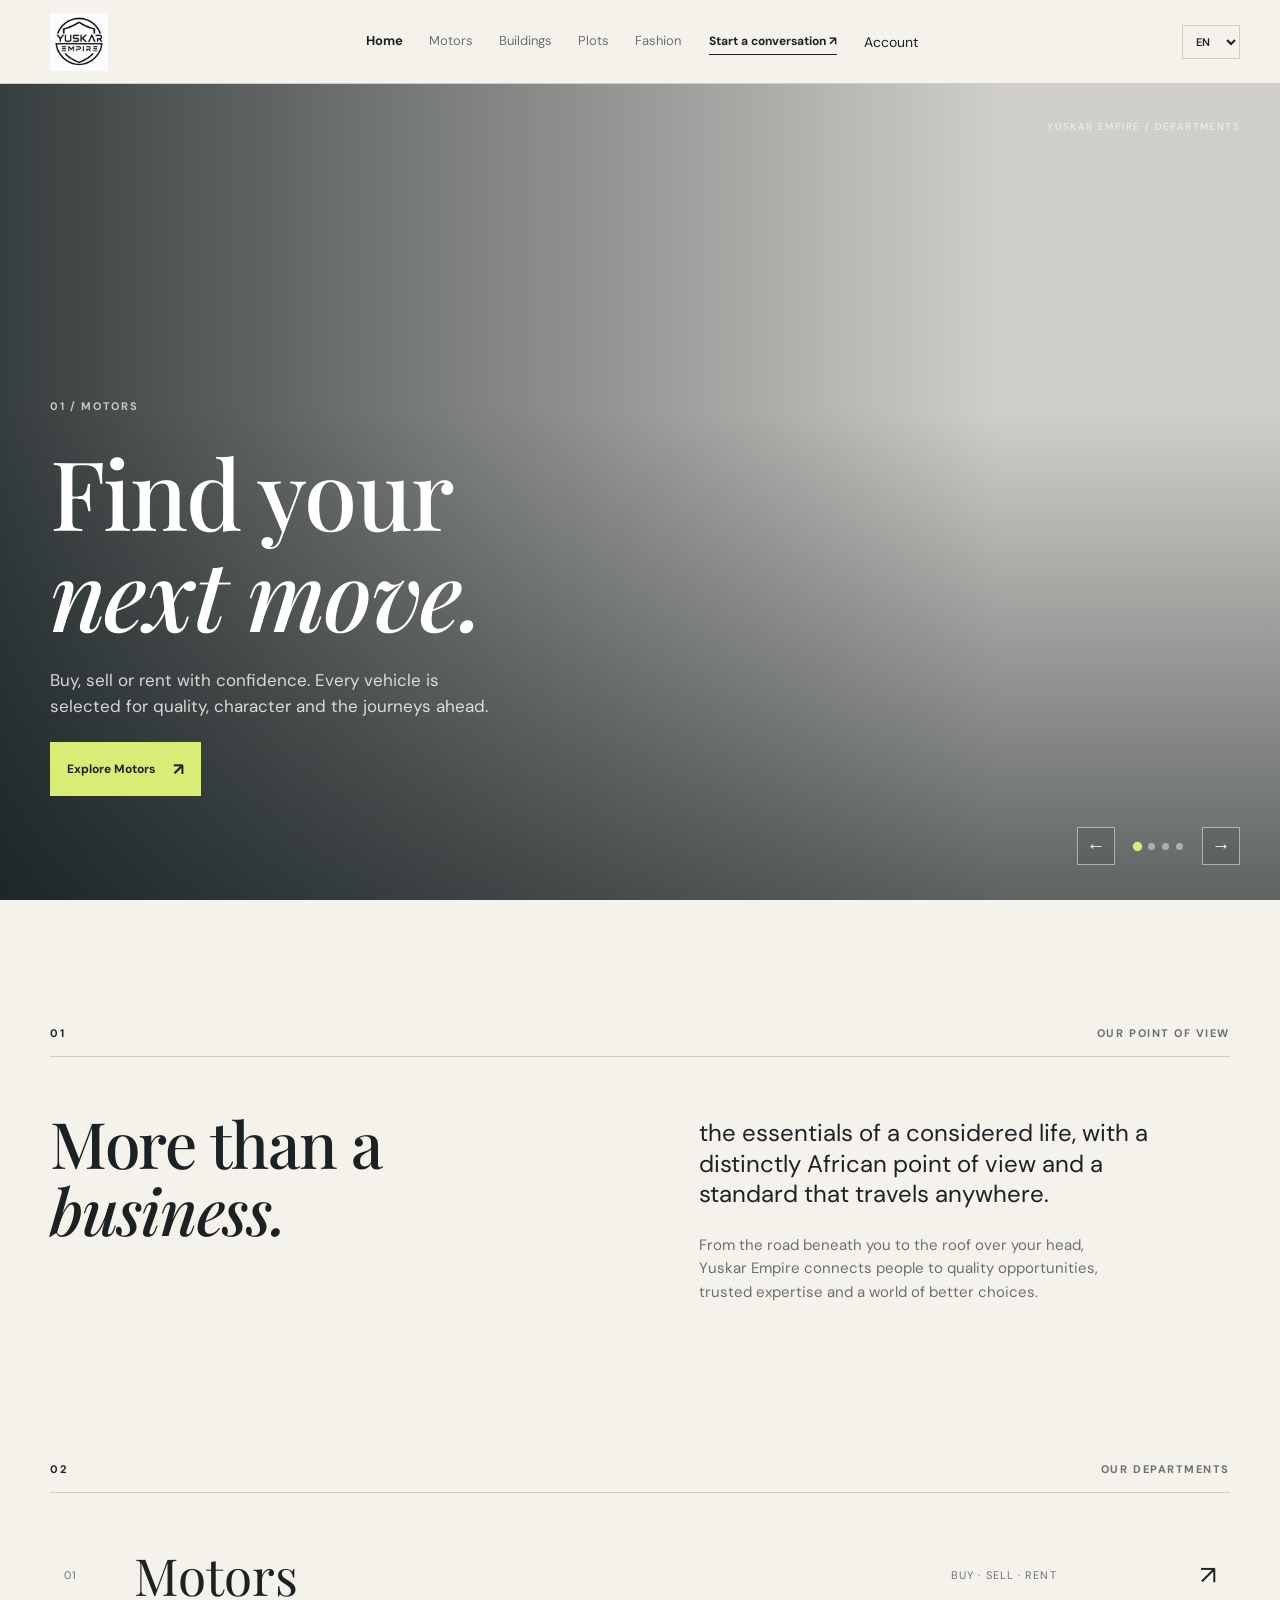
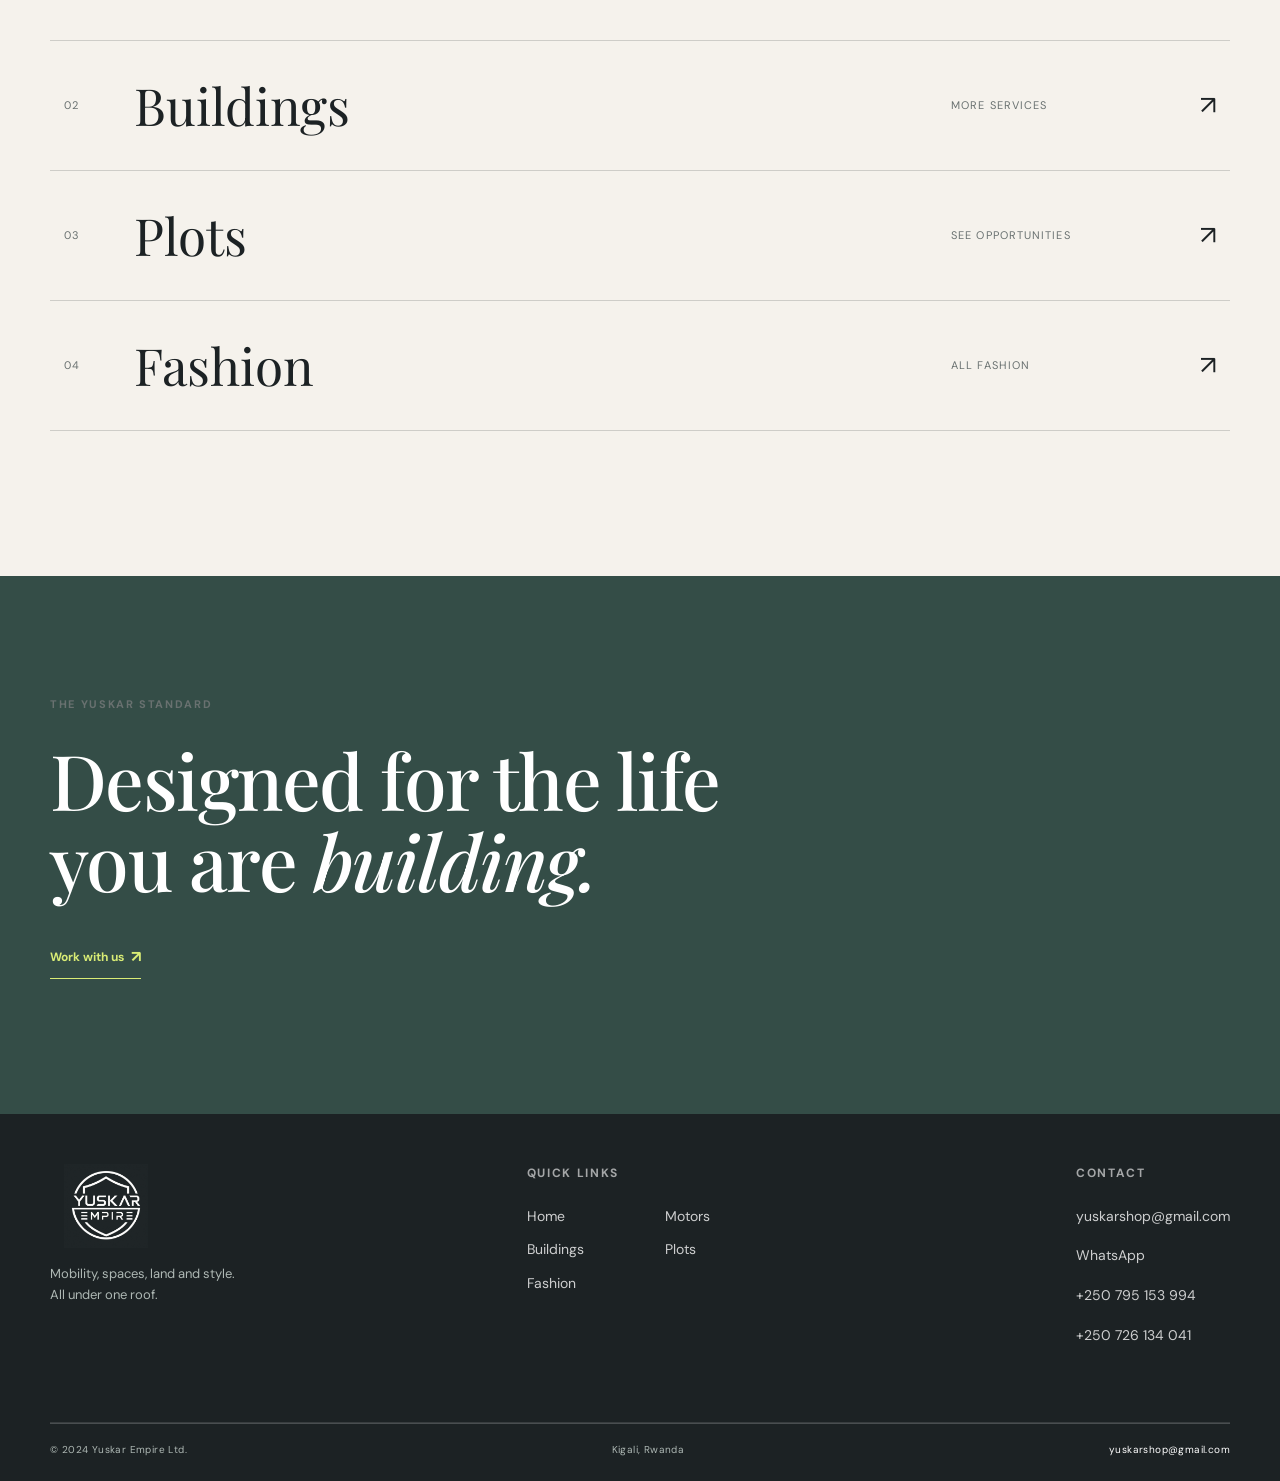
<file: yuskar web/yuskar web/index.html>
<!doctype html>
<html lang="en">
<head>
  <meta charset="UTF-8">
  <meta name="viewport" content="width=device-width, initial-scale=1.0">
  <meta name="description" content="Yuskar Empire Ltd — a modern portfolio of mobility, spaces, land and fashion.">
  <title>Yuskar Empire Ltd | Built for the next chapter</title>
  <link rel="preconnect" href="https://fonts.googleapis.com">
  <link rel="preconnect" href="https://fonts.gstatic.com" crossorigin>
  <link href="https://fonts.googleapis.com/css2?family=DM+Sans:wght@400;500;600;700&family=Playfair+Display:wght@500;600;700&display=swap" rel="stylesheet">
  <link rel="stylesheet" href="styles.css">

  <!-- Additional CSS for Auth Modal -->
  <style>
    /* Modal Backdrop */
    .auth-modal {
      display: none;
      position: fixed;
      top: 0;
      left: 0;
      width: 100%;
      height: 100%;
      background: rgba(0, 0, 0, 0.75);
      backdrop-filter: blur(4px);
      z-index: 1000;
      align-items: center;
      justify-content: center;
      padding: 20px;
    }

    .auth-modal.active {
      display: flex;
    }

    /* Modal Box */
    .auth-card {
      background: #ffffff;
      color: #111111;
      width: 100%;
      max-width: 440px;
      padding: 40px;
      border-radius: 8px;
      position: relative;
      box-shadow: 0 20px 40px rgba(0,0,0,0.3);
      font-family: 'DM Sans', sans-serif;
    }

    /* Close Button */
    .auth-close {
      position: absolute;
      top: 20px;
      right: 20px;
      background: none;
      border: none;
      font-size: 24px;
      cursor: pointer;
      color: #666;
      line-height: 1;
    }

    /* Header & Tabs */
    .auth-header {
      text-align: center;
      margin-bottom: 24px;
    }

    .auth-header h2 {
      font-family: 'Playfair Display', serif;
      font-size: 28px;
      margin-bottom: 8px;
    }

    .auth-tabs {
      display: flex;
      border-bottom: 1px solid #eee;
      margin-bottom: 24px;
    }

    .auth-tab {
      flex: 1;
      padding: 12px;
      background: none;
      border: none;
      font-weight: 600;
      font-size: 14px;
      color: #888;
      cursor: pointer;
      border-bottom: 2px solid transparent;
      transition: all 0.3s ease;
    }

    .auth-tab.active {
      color: #111;
      border-bottom-color: #111;
    }

    /* Form Elements */
    .auth-form {
      display: none;
      flex-direction: column;
      gap: 16px;
    }

    .auth-form.active {
      display: flex;
    }

    .form-group {
      display: flex;
      flex-direction: column;
      gap: 6px;
      text-align: left;
    }

    .form-group label {
      font-size: 13px;
      font-weight: 500;
      color: #444;
    }

    .form-group input {
      padding: 12px 14px;
      border: 1px solid #ccc;
      border-radius: 4px;
      font-size: 14px;
      outline: none;
      transition: border-color 0.2s;
    }

    .form-group input:focus {
      border-color: #111;
    }

    .auth-submit-btn {
      background: #111;
      color: #fff;
      padding: 14px;
      border: none;
      border-radius: 4px;
      font-weight: 600;
      font-size: 14px;
      cursor: pointer;
      margin-top: 8px;
      transition: background 0.2s;
    }

    .auth-submit-btn:hover {
      background: #333;
    }

    .auth-switch-text {
      font-size: 13px;
      text-align: center;
      margin-top: 16px;
      color: #666;
    }

    .auth-switch-text button {
      background: none;
      border: none;
      color: #111;
      font-weight: 600;
      text-decoration: underline;
      cursor: pointer;
    }

    /* Button inside Header */
    .header-account-btn {
      background: transparent;
      border: 1px solid rgba(255, 255, 255, 0.3);
      color: inherit;
      padding: 8px 16px;
      border-radius: 20px;
      font-size: 14px;
      cursor: pointer;
      transition: all 0.2s;
      font-family: inherit;
      margin-left: 10px;
    }

    .header-account-btn:hover {
      border-color: #fff;
      background: rgba(255, 255, 255, 0.1);
    }
  </style>
</head>
<body>
  <header class="site-header">
    <a class="brand" href="index.html"><span class="brand-mark">Y</span><span>Yuskar <em>Empire</em></span></a>
    <nav class="main-nav" aria-label="Main navigation">
      <a class="active" href="index.html">Home</a>
      <a href="motor-inventory.html">Motors</a>
      <a href="buildings-services.html">Buildings</a>
      <a href="plots-opportunities.html">Plots</a>
      <a href="fashion-shop.html">Fashion</a>
    </nav>
    <div style="display: flex; align-items: center;">
      <a class="header-cta" href="mailto:yuskarshop@gmail.com">Start a conversation <span>↗</span></a>
      <!-- ADDED: Account / Login Trigger Button -->
      <button class="header-account-btn" id="openAuthBtn">Account</button>
    </div>
    <button class="menu-toggle" aria-label="Open navigation">☰</button>
  </header>

  <main>
    <section class="hero home-hero">
      <div class="hero-shade"></div>
      <div class="hero-content">
        <p class="eyebrow light">One empire. Many possibilities.</p>
        <h1>Move with<br><i>intention.</i></h1>
        <p class="hero-copy">Yuskar Empire brings together the things that shape how we move, live, build and express ourselves.</p>
        <a class="button button-light" href="#departments">Explore the empire <span>↓</span></a>
      </div>
      <p class="hero-note">EST. 2024 &nbsp; / &nbsp; KIGALI - RWANDA</p>
    </section>

    <section class="intro-section shell">
      <div class="section-label"><span>01</span><span>Our point of view</span></div>
      <div class="intro-grid">
        <h2>More than a<br><i>business.</i></h2>
        <div><p class="lead"> the essentials of a considered life, with a distinctly African point of view and a standard that travels anywhere.</p><p>From the road beneath you to the roof over your head, Yuskar Empire connects people to quality opportunities, trusted expertise and a world of better choices.</p></div>
      </div>
    </section>

    <section id="departments" class="departments-section shell">
      <div class="section-label"><span>02</span><span>Our departments</span></div>
      <div class="department-list">
        <a class="department-row row-motors" href="motor-inventory.html"><span class="dept-number">01</span><span class="dept-name">Motors</span><span class="dept-detail">Buy · Sell · Rent</span><span class="dept-arrow">↗</span></a>
        <a class="department-row row-buildings" href="buildings-services.html"><span class="dept-number">02</span><span class="dept-name">Buildings</span><span class="dept-detail">More services</span><span class="dept-arrow">↗</span></a>
        <a class="department-row row-plots" href="plots-opportunities.html"><span class="dept-number">03</span><span class="dept-name">Plots</span><span class="dept-detail">See opportunities</span><span class="dept-arrow">↗</span></a>
        <a class="department-row row-fashion" href="fashion-shop.html"><span class="dept-number">04</span><span class="dept-name">Fashion</span><span class="dept-detail">All fashion</span><span class="dept-arrow">↗</span></a>
      </div>
    </section>

    <section class="statement-section"><div class="shell statement-inner"><p class="eyebrow">The Yuskar standard</p><h2>Designed for the life<br>you are <i>building.</i></h2><a class="text-link" href="mailto:yuskarshop@gmail.com">Work with us <span>↗</span></a></div></section>
  </main>

  <footer class="site-footer">
    <div class="footer-top">
      <div class="brand-block">
        <a class="brand" href="index.html"><span class="brand-mark">Y</span><span>Yuskar <em>Empire</em></span></a>
        <p>Mobility, spaces, land and style.<br>All under one roof.</p>
      </div>
      <div class="footer-links">
        <h3>Quick links</h3>
        <div class="link-grid">
          <a href="index.html">Home</a>
          <a href="motor-inventory.html">Motors</a>
          <a href="buildings-services.html">Buildings</a>
          <a href="plots-opportunities.html">Plots</a>
          <a href="fashion-shop.html">Fashion</a>
        </div>
      </div>
      <div class="footer-contact">
        <h3>Contact</h3>
        <a href="mailto:yuskarshop@gmail.com">yuskarshop@gmail.com</a>
        <a href="https://wa.me/250781652135" target="_blank" rel="noreferrer">WhatsApp</a>
        <span>+250 795 153 994</span>
        <span>+250 726 134 041</span>
      </div>
    </div>
    <div class="footer-bottom">
      <span>© 2024 Yuskar Empire Ltd.</span>
      <span>Kigali, Rwanda</span>
      <a href="mailto:yuskarshop@gmail.com">yuskarshop@gmail.com</a>
    </div>
  </footer>

  <!-- ADDED: Account / Sign In & Register Modal Popup -->
  <div class="auth-modal" id="authModal">
    <div class="auth-card">
      <button class="auth-close" id="closeAuthBtn">&times;</button>
      
      <div class="auth-header">
        <h2>Yuskar Empire</h2>
        <p style="font-size: 14px; color: #666;">Access your personalized portfolio</p>
      </div>

      <div class="auth-tabs">
        <button class="auth-tab active" id="loginTab">Sign In</button>
        <button class="auth-tab" id="registerTab">Create Account</button>
      </div>

      <!-- Login Form -->
      <form class="auth-form active" id="loginForm" onsubmit="event.preventDefault(); alert('Login submitted');">
        <div class="form-group">
          <label for="loginEmail">Email Address</label>
          <input type="email" id="loginEmail" placeholder="name@domain.com" required>
        </div>
        <div class="form-group">
          <label for="loginPassword">Password</label>
          <input type="password" id="loginPassword" placeholder="••••••••" required>
        </div>
        <button type="submit" class="auth-submit-btn">Sign In</button>
        <p class="auth-switch-text">
          Don't have an account? <button type="button" id="switchToRegister">Register</button>
        </p>
      </form>

      <!-- Register Form -->
      <form class="auth-form" id="registerForm" onsubmit="event.preventDefault(); alert('Account created');">
        <div class="form-group">
          <label for="regName">Full Name</label>
          <input type="text" id="regName" placeholder="John Doe" required>
        </div>
        <div class="form-group">
          <label for="regEmail">Email Address</label>
          <input type="email" id="regEmail" placeholder="name@domain.com" required>
        </div>
        <div class="form-group">
          <label for="regPhone">Phone Number</label>
          <input type="tel" id="regPhone" placeholder="+250 7XX XXX XXX" required>
        </div>
        <div class="form-group">
          <label for="regPassword">Password</label>
          <input type="password" id="regPassword" placeholder="••••••••" required>
        </div>
        <button type="submit" class="auth-submit-btn">Create Account</button>
        <p class="auth-switch-text">
          Already have an account? <button type="button" id="switchToLogin">Sign In</button>
        </p>
      </form>
    </div>
  </div>

  <script src="script.js"></script>

  <!-- ADDED: Script to manage the Modal and Form Tab Switching -->
  <script>
    const modal = document.getElementById('authModal');
    const openBtn = document.getElementById('openAuthBtn');
    const closeBtn = document.getElementById('closeAuthBtn');

    const loginTab = document.getElementById('loginTab');
    const registerTab = document.getElementById('registerTab');
    const loginForm = document.getElementById('loginForm');
    const registerForm = document.getElementById('registerForm');

    const switchToRegister = document.getElementById('switchToRegister');
    const switchToLogin = document.getElementById('switchToLogin');

    // Open & Close Modal
    openBtn.addEventListener('click', () => modal.classList.add('active'));
    closeBtn.addEventListener('click', () => modal.classList.remove('active'));

    modal.addEventListener('click', (e) => {
      if (e.target === modal) modal.classList.remove('active');
    });

    // Tab Switchers
    function showLogin() {
      loginTab.classList.add('active');
      registerTab.classList.remove('active');
      loginForm.classList.add('active');
      registerForm.classList.remove('active');
    }

    function showRegister() {
      registerTab.classList.add('active');
      loginTab.classList.remove('active');
      registerForm.classList.add('active');
      loginForm.classList.remove('active');
    }

    loginTab.addEventListener('click', showLogin);
    registerTab.addEventListener('click', showRegister);
    switchToRegister.addEventListener('click', showRegister);
    switchToLogin.addEventListener('click', showLogin);
  </script>
</body>
</html>
</file>
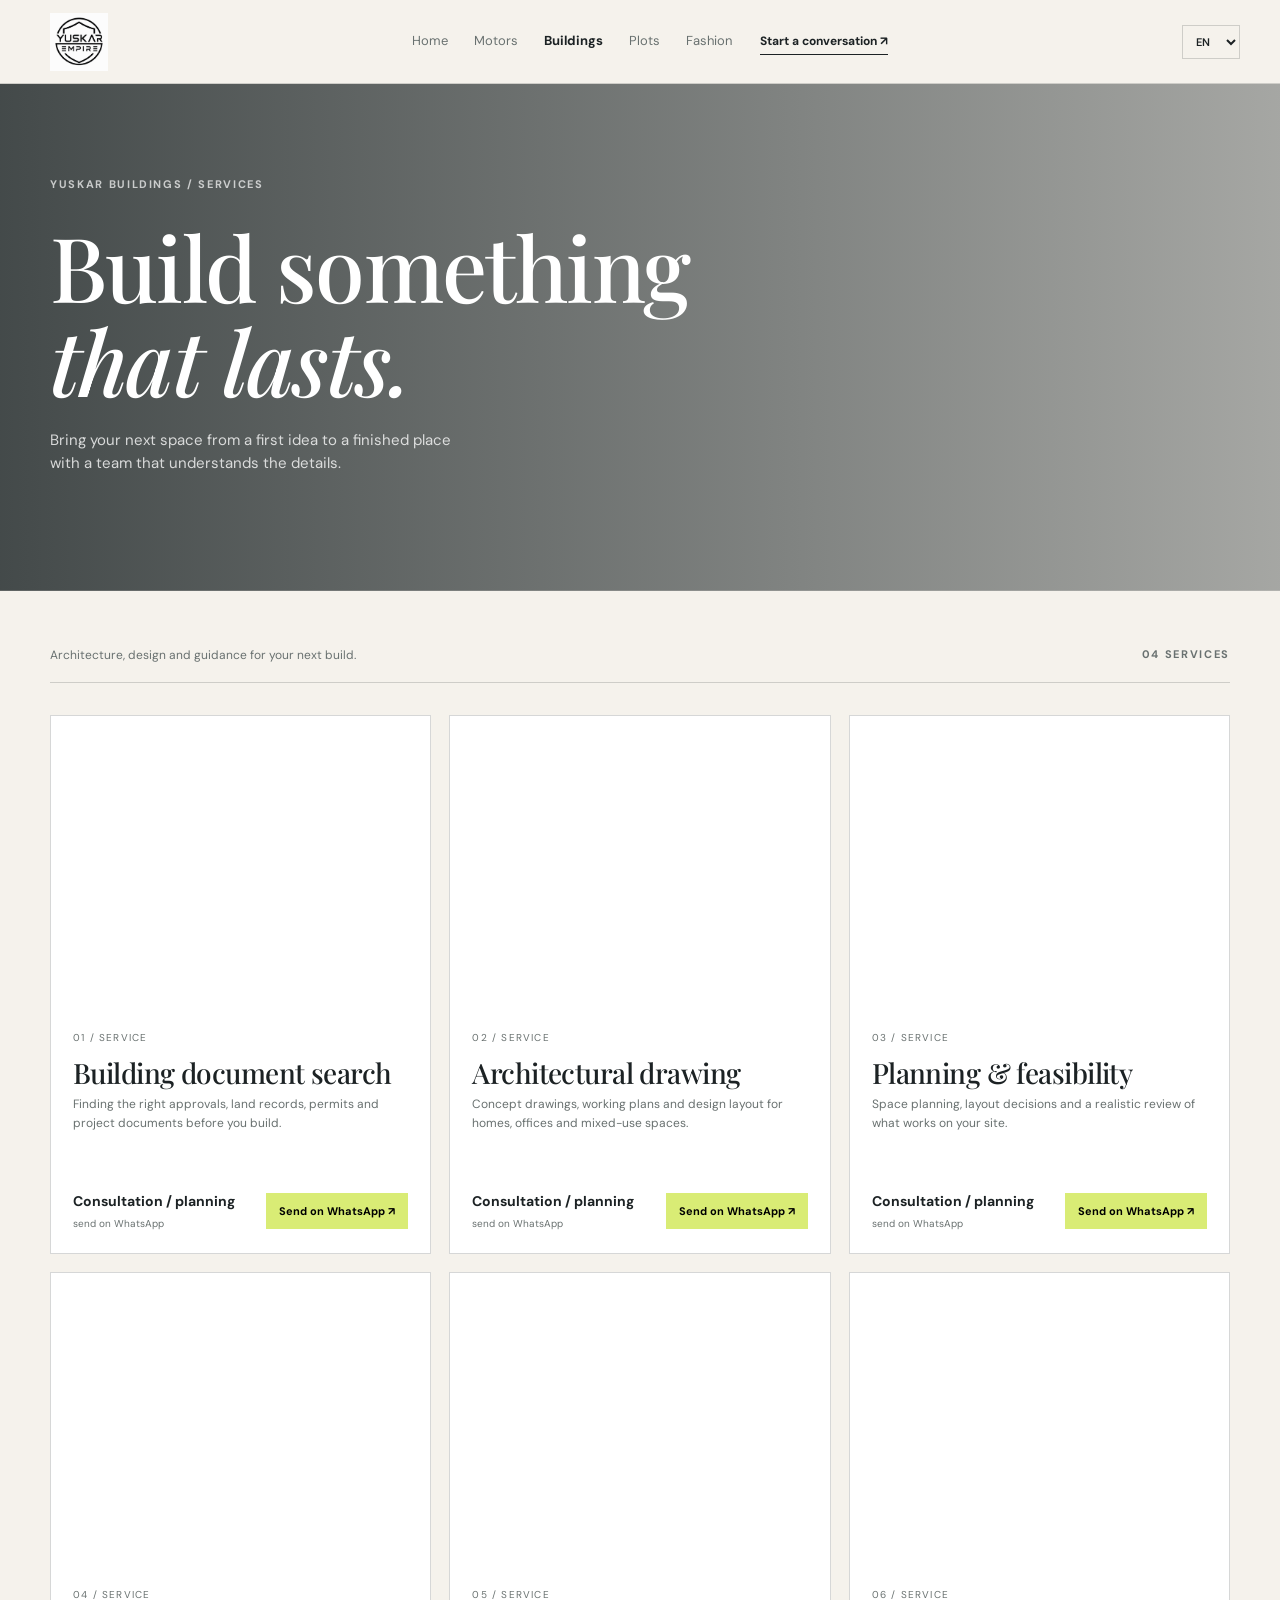
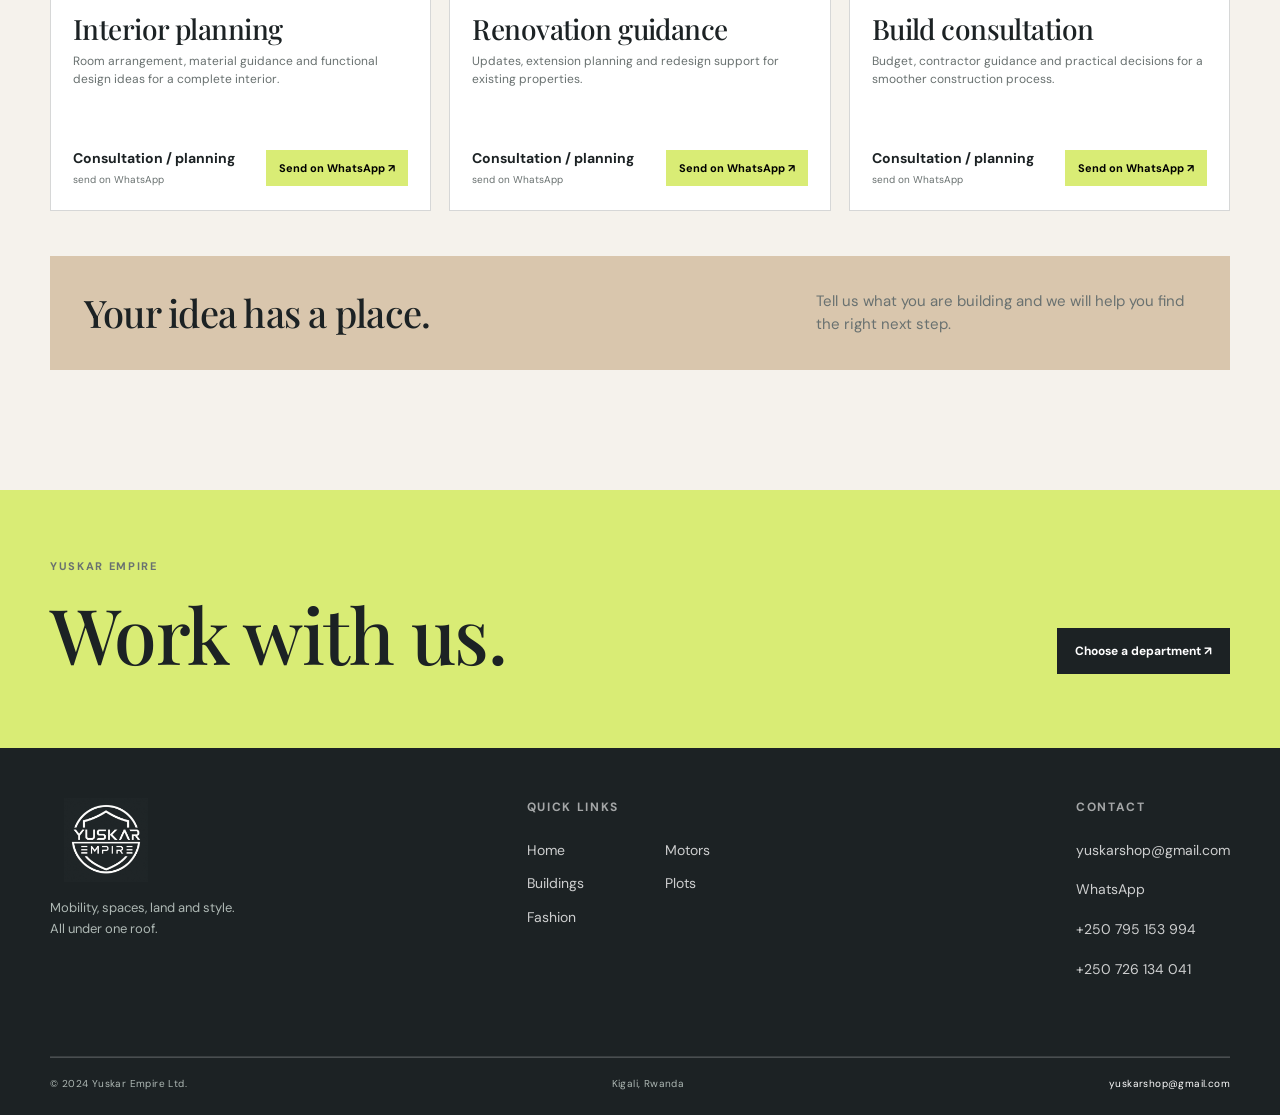
<file: yuskar web/yuskar web/buildings-services.html>
<!doctype html>
<html lang="en">
<head><meta charset="UTF-8"><meta name="viewport" content="width=device-width, initial-scale=1.0"><meta name="description" content="Yuskar Buildings — architecture, interiors and property services."><title>Building Services | Yuskar Empire Ltd</title><link rel="preconnect" href="https://fonts.googleapis.com"><link rel="preconnect" href="https://fonts.gstatic.com" crossorigin><link href="https://fonts.googleapis.com/css2?family=DM+Sans:wght@400;500;600;700&family=Playfair+Display:wght@500;600;700&display=swap" rel="stylesheet"><link rel="stylesheet" href="styles.css"><link rel="stylesheet" href="enhancements.css"><link rel="stylesheet" href="property.css"></head>
<body class="property-page buildings-services-page"><header class="site-header"><a class="brand" href="index.html"><span class="brand-mark">Y</span><span>Yuskar <em>Empire</em></span></a><nav class="main-nav" aria-label="Main navigation"><a href="index.html">Home</a><a href="motors.html">Motors</a><a class="active" href="buildings.html">Buildings</a><a href="plots.html">Plots</a><a href="fashion.html">Fashion</a></nav><a class="header-cta" href="mailto:yuskarshop@gmail.com">Start a conversation <span>↗</span></a><button class="menu-toggle" aria-label="Open navigation">☰</button></header>
<main><section class="property-hero"><div class="shell"><p class="eyebrow light">Yuskar Buildings / Services</p><h1>Build something<br><i>that lasts.</i></h1><p>Bring your next space from a first idea to a finished place with a team that understands the details.</p></div></section><section class="property-section shell"><div class="property-toolbar"><p>Architecture, design and guidance for your next build.</p><span class="eyebrow" style="margin:0">04 services</span></div><div class="property-grid"><article class="property-card"><div class="property-image" style="background-image:url('https://images.unsplash.com/photo-1600607687920-4e2a09cf159d?auto=format&fit=crop&w=1000&q=85')"></div><div class="property-info"><span class="property-type">01 / Architecture</span><h2>Architecture design</h2><p>Concept, drawings and a clear design direction for a home or commercial space.</p><div class="property-bottom"><span class="property-price">From ₦450,000<small>initial consultation</small></span><button class="property-action" data-property-name="Architecture design" data-property-price="450000">Enquire ↗</button></div></div></article><article class="property-card"><div class="property-image" style="background-image:url('https://images.unsplash.com/photo-1600210492486-724fe5c67fb0?auto=format&fit=crop&w=1000&q=85')"></div><div class="property-info"><span class="property-type">02 / Interiors</span><h2>Interior design</h2><p>Materials, furniture and room-by-room decisions that make a space feel yours.</p><div class="property-bottom"><span class="property-price">From ₦300,000<small>design direction</small></span><button class="property-action" data-property-name="Interior design" data-property-price="300000">Enquire ↗</button></div></div></article><article class="property-card"><div class="property-image" style="background-image:url('https://images.unsplash.com/photo-1600566753086-00f18fb6b3ea?auto=format&fit=crop&w=1000&q=85')"></div><div class="property-info"><span class="property-type">03 / Development</span><h2>Build consulting</h2><p>Practical support with budgets, contractors, timelines and decisions.</p><div class="property-bottom"><span class="property-price">From ₦250,000<small>project review</small></span><button class="property-action" data-property-name="Build consulting" data-property-price="250000">Enquire ↗</button></div></div></article><article class="property-card"><div class="property-image" style="background-image:url('https://images.unsplash.com/photo-1487958449943-2429e8be8625?auto=format&fit=crop&w=1000&q=85')"></div><div class="property-info"><span class="property-type">04 / Feasibility</span><h2>Site assessment</h2><p>Understand what is possible on your land before committing to a design.</p><div class="property-bottom"><span class="property-price">From ₦180,000<small>site visit</small></span><button class="property-action" data-property-name="Site assessment" data-property-price="180000">Enquire ↗</button></div></div></article></div><div class="property-note"><h2>Your idea has a place.</h2><p>Tell us what you are building and we will help you find the right next step.</p></div></section></main><footer class="site-footer"><div class="footer-top"><div class="brand-block"><a class="brand" href="index.html"><span class="brand-mark">Y</span><span>Yuskar <em>Empire</em></span></a><p>Mobility, spaces, land and style.<br>All under one roof.</p></div><div class="footer-links"><h3>Quick links</h3><div class="link-grid"><a href="index.html">Home</a><a href="motor-inventory.html">Motors</a><a href="buildings-services.html">Buildings</a><a href="plots-opportunities.html">Plots</a><a href="fashion-shop.html">Fashion</a></div></div><div class="footer-contact"><h3>Contact</h3><a href="mailto:yuskarshop@gmail.com">yuskarshop@gmail.com</a><a href="https://wa.me/250781652135" target="_blank" rel="noreferrer">WhatsApp</a><span>+250 795 153 994</span><span>+250 726 134 041</span></div></div><div class="footer-bottom"><span>© 2024 Yuskar Empire Ltd.</span><span>Kigali, Rwanda</span><a href="mailto:yuskarshop@gmail.com">yuskarshop@gmail.com</a></div></footer><script src="script.js"></script></body></html>
</file>
<file: yuskar web/yuskar web/styles.css>
:root{--ink:#1c2224;--paper:#f5f2ec;--muted:#697170;--line:rgba(28,34,36,.18);--lime:#d9ec75;--rust:#c86645;--sand:#d9c6ad;--deep:#344d47;--serif:'Playfair Display',Georgia,serif;--sans:'DM Sans',Arial,sans-serif}*{box-sizing:border-box}html{scroll-behavior:smooth}body{margin:0;background:var(--paper);color:var(--ink);font-family:var(--sans);font-size:15px;line-height:1.55}a{color:inherit;text-decoration:none}.brand-loader{position:fixed;inset:0;display:grid;place-items:center;background:radial-gradient(circle at center,rgba(255,255,255,.96),rgba(245,242,236,.92));z-index:2000;transition:opacity .5s ease,visibility .5s ease}.brand-loader.is-hidden{opacity:0;visibility:hidden;pointer-events:none}.brand-loader-inner{display:flex;flex-direction:column;align-items:center;gap:18px;padding:28px 36px;border-radius:26px;background:linear-gradient(135deg,rgba(255,255,255,.9),rgba(245,242,236,.5));border:1px solid rgba(28,34,36,.08);box-shadow:0 30px 50px rgba(28,34,36,.12),inset 0 1px 0 rgba(255,255,255,.9),inset 0 -12px 18px rgba(28,34,36,.03);backdrop-filter:blur(8px);-webkit-backdrop-filter:blur(8px);animation:logoLoad 1.2s ease-in-out infinite alternate}.brand-loader-logo{width:150px;height:150px;object-fit:contain;filter:drop-shadow(0 20px 26px rgba(28,34,36,.14)) drop-shadow(0 0 18px rgba(200,102,69,.12));transform:perspective(1100px) rotateX(8deg) rotateY(-10deg);}.brand-loader-text{font-size:13px;letter-spacing:.42em;text-transform:uppercase;font-weight:700;color:var(--ink);text-shadow:0 10px 18px rgba(28,34,36,.08)}@keyframes logoLoad{0%{transform:scale(.9) translateY(8px);opacity:.7;filter:brightness(.95)}50%{transform:scale(1.04) translateY(0);opacity:1}100%{transform:scale(1.08) translateY(-6px);opacity:1;filter:brightness(1.04)}}.shell{width:min(1180px,calc(100% - 80px));margin:0 auto}.site-header{height:84px;padding:0 40px;display:flex;align-items:center;justify-content:space-between;gap:28px;background:var(--paper);position:relative;z-index:5;border-bottom:1px solid var(--line)}.brand{display:flex;align-items:center;gap:10px;font-size:15px;font-weight:700;letter-spacing:.02em;white-space:nowrap}.brand em{font-family:var(--serif);font-weight:500;font-style:italic}.brand-mark{width:30px;height:30px;border:1.5px solid currentColor;border-radius:50%;display:grid;place-items:center;font-family:var(--serif);font-size:17px;font-weight:600}.site-footer{background:var(--ink);color:white;padding:48px 40px 24px}.footer-top,.footer-bottom{max-width:1180px;margin:0 auto}.footer-top{display:grid;grid-template-columns:1.3fr 1fr 1fr;gap:34px;align-items:start;padding-bottom:28px;border-bottom:1px solid rgba(255,255,255,.12)}.brand-block,.footer-links,.footer-contact{display:grid;gap:16px}.brand-block p,.footer-links a,.footer-contact a,.footer-contact span{color:rgba(255,255,255,.78)}.brand-block p{margin:0;max-width:320px}.footer-links h3,.footer-contact h3{margin:0 0 6px;font-size:12px;font-weight:700;letter-spacing:.14em;text-transform:uppercase;color:rgba(255,255,255,.6)}.link-grid{display:grid;grid-template-columns:repeat(2,minmax(120px,1fr));gap:10px 18px}.footer-links a,.footer-contact a,.footer-contact span{font-size:14px;line-height:1.7;transition:color .2s ease}.footer-links a:hover,.footer-contact a:hover{color:white}.footer-bottom{display:grid;grid-template-columns:1fr auto 1fr;gap:16px;align-items:center;padding-top:22px;font-size:13px;color:rgba(255,255,255,.74)}.footer-bottom a{justify-self:end;color:rgba(255,255,255,.9)}.main-nav{display:flex;gap:26px;margin-left:auto}.main-nav a{font-size:13px;color:var(--muted);transition:color .2s ease}.main-nav a:hover,.main-nav a.active{color:var(--ink)}.main-nav a.active{font-weight:700}.header-cta{font-size:12px;font-weight:700;border-bottom:1px solid var(--ink);padding:4px 0}.header-cta span,.text-link span{font-size:16px;margin-left:7px}.menu-toggle{display:none;background:none;border:0;font-size:22px;color:var(--ink)}.hero{min-height:calc(100vh - 84px);position:relative;background-size:cover;background-position:center;display:flex;align-items:flex-end;color:white;overflow:hidden}.home-hero{background-image:url('https://images.unsplash.com/photo-1531058020387-3be344556be6?auto=format&fit=crop&w=2000&q=85');background-position:center 46%}.hero-shade{position:absolute;inset:0;background:linear-gradient(90deg,rgba(12,21,23,.75),rgba(12,21,23,.08) 76%),linear-gradient(0deg,rgba(12,21,23,.5),transparent 55%)}.hero-content{position:relative;max-width:700px;padding:80px max(40px,calc((100vw - 1180px)/2));padding-right:40px;z-index:1}.eyebrow{font-size:11px;text-transform:uppercase;letter-spacing:.15em;font-weight:700;margin:0 0 26px;color:var(--muted)}.eyebrow.light{color:rgba(255,255,255,.7)}h1,h2,h3,p{margin-top:0}h1,h2{font-family:var(--serif);font-weight:500;line-height:1.05;letter-spacing:-.02em}h1{font-size:clamp(62px,8vw,116px);margin:0 0 30px}h1 i,h2 i{font-weight:500}.hero-copy{font-size:17px;max-width:385px;color:rgba(255,255,255,.8);margin-bottom:33px}.button{display:inline-flex;align-items:center;gap:22px;padding:15px 19px;font-size:12px;font-weight:700}.button-light{background:var(--lime);color:var(--ink)}.button span{font-size:18px}.hero-note{position:absolute;right:40px;bottom:35px;z-index:1;font-size:10px;letter-spacing:.14em;color:rgba(255,255,255,.7)}.intro-section{padding:125px 0 142px}.section-label{display:flex;justify-content:space-between;padding-bottom:14px;border-bottom:1px solid var(--line);font-size:11px;text-transform:uppercase;letter-spacing:.14em;font-weight:700;color:var(--muted)}.section-label span:first-child{color:var(--ink)}.intro-grid{display:grid;grid-template-columns:1fr 1fr;gap:10%;padding-top:52px}.intro-grid h2{font-size:clamp(45px,5vw,76px);margin:0}.intro-grid>div{padding-top:9px;max-width:470px}.lead{font-size:24px;line-height:1.28;margin-bottom:24px}.intro-grid>div p:last-child{color:var(--muted);max-width:405px}.departments-section{padding-bottom:145px}.department-list{margin-top:18px}.department-row{display:grid;grid-template-columns:70px 1fr 220px 45px;align-items:center;min-height:130px;border-bottom:1px solid var(--line);padding:0 14px;transition:padding .3s ease,background .3s ease}.department-row:hover{padding-left:30px;background:#ebe7df}.dept-number,.dept-detail{font-size:11px;text-transform:uppercase;letter-spacing:.1em;color:var(--muted)}.dept-name{font-family:var(--serif);font-size:clamp(32px,4vw,58px)}.dept-arrow{font-size:26px;text-align:right}.row-motors:hover{background:#d2dfd9}.row-buildings:hover{background:#e2ceba}.row-plots:hover{background:#d7df9a}.row-fashion:hover{background:#e4c4b7}.statement-section{background:var(--deep);color:white;padding:120px 0 135px}.statement-inner{position:relative}.statement-section h2{font-size:clamp(50px,6vw,88px);margin:0 0 45px}.statement-section .text-link{color:var(--lime)}.text-link{display:inline-flex;align-items:center;border-bottom:1px solid currentColor;padding-bottom:8px;font-size:12px;font-weight:700}.site-footer{background:var(--ink);color:white;padding:50px 40px 24px}.footer-top,.footer-bottom{max-width:1180px;margin:0 auto;display:flex;align-items:flex-start;justify-content:space-between}.footer-top{padding-bottom:74px}.footer-top p{font-size:13px;color:#aeb8b4;line-height:1.6;margin:0}.social-links{display:flex;gap:24px;font-size:12px}.footer-bottom{border-top:1px solid rgba(255,255,255,.2);padding-top:18px;color:#aeb8b4;font-size:10px;letter-spacing:.04em}.footer-bottom a{color:white}.department-hero{height:650px;position:relative;color:white;display:flex;align-items:flex-end;overflow:hidden}.dept-hero-image{position:absolute;inset:0;background-size:cover;background-position:center}.dept-hero-image:after{content:'';position:absolute;inset:0;background:linear-gradient(90deg,rgba(18,24,24,.75),rgba(18,24,24,.1) 80%),linear-gradient(0deg,rgba(18,24,24,.55),transparent 65%)}.dept-hero-content{position:relative;padding-bottom:75px;z-index:1}.dept-hero-content h1{font-size:clamp(58px,8vw,108px);margin-bottom:27px}.dept-hero-content>p:last-child{max-width:410px;font-size:17px;color:rgba(255,255,255,.8)}.motors-page .dept-hero-image{background-image:url('https://images.unsplash.com/photo-1553440569-bcc63803a83d?auto=format&fit=crop&w=2000&q=85');background-position:center}.buildings-page .dept-hero-image{background-image:url('https://images.unsplash.com/photo-1600607687920-4e2a09cf159d?auto=format&fit=crop&w=2000&q=85')}.plots-page .dept-hero-image{background-image:url('https://images.unsplash.com/photo-1500382017468-9049fed747ef?auto=format&fit=crop&w=2000&q=85');background-position:center 60%}.fashion-page .dept-hero-image{background-image:url('https://images.unsplash.com/photo-1483985988355-763728e1935b?auto=format&fit=crop&w=2000&q=85');background-position:center 35%}.service-section{padding:100px 0 120px}.service-cards{display:grid;grid-template-columns:repeat(3,1fr);gap:1px;background:var(--line);margin-top:55px}.service-cards article{background:var(--paper);padding:32px 30px 35px;min-height:300px;display:flex;flex-direction:column}.service-cards article>span,.fashion-card>span{font-size:10px;letter-spacing:.12em;text-transform:uppercase;color:var(--muted)}.service-cards h3{font-family:var(--serif);font-weight:500;font-size:39px;margin:45px 0 13px}.service-cards p{color:var(--muted);max-width:270px;margin-bottom:auto}.service-cards a{font-size:12px;font-weight:700;margin-top:28px}.feature-band{background:var(--lime);padding:92px 0 100px}.feature-grid{display:grid;grid-template-columns:1fr 1.15fr;gap:10%}.feature-band h2,.land-band h2,.fashion-statement h2{font-size:clamp(54px,6vw,86px);margin:0}.feature-vehicle{min-height:320px;background:linear-gradient(0deg,rgba(16,28,27,.7),transparent 70%),url('https://images.unsplash.com/photo-1542362567-b07e54358753?auto=format&fit=crop&w=1100&q=80') center/cover;color:white;display:flex;flex-direction:column;justify-content:flex-end;padding:28px}.feature-vehicle p{font-family:var(--serif);font-size:26px;margin:0}.feature-vehicle span{font-size:11px;letter-spacing:.08em;color:rgba(255,255,255,.75)}.quote-section{background:var(--sand);padding:120px 0}.quote-section p{font-family:var(--serif);font-size:clamp(45px,6vw,82px);line-height:1.1;margin:0}.land-band{background:var(--deep);color:white;padding:110px 0 125px;background-image:linear-gradient(90deg,rgba(52,77,71,.95),rgba(52,77,71,.55)),url('https://images.unsplash.com/photo-1494526585095-c41746248156?auto=format&fit=crop&w=1800&q=80');background-size:cover;background-position:center}.land-content{min-height:400px;display:flex;flex-direction:column;justify-content:center}.land-band h2{margin-bottom:28px}.land-band .land-content>p:last-child{max-width:360px;color:rgba(255,255,255,.75)}.fashion-grid{display:grid;grid-template-columns:1fr 1fr;gap:18px;margin-top:45px}.fashion-card{min-height:390px;color:white;padding:25px;display:flex;flex-direction:column;justify-content:space-between;background-size:cover;background-position:center;position:relative;overflow:hidden}.fashion-card:after{content:'';position:absolute;inset:0;background:linear-gradient(0deg,rgba(12,18,18,.7),transparent 60%)}.fashion-card>*{position:relative;z-index:1}.fashion-card>span:first-child{color:rgba(255,255,255,.75)}.fashion-card h3{font-family:var(--serif);font-size:42px;font-weight:500;margin:0}.card-arrow{font-size:23px;text-align:right}.fashion-womens{background-image:url('https://images.unsplash.com/photo-1485968579580-b6d095142e6e?auto=format&fit=crop&w=1000&q=80')}.fashion-mens{background-image:url('https://images.unsplash.com/photo-1490578474895-699cd4e2cf59?auto=format&fit=crop&w=1000&q=80')}.fashion-accessories{background-image:url('https://images.unsplash.com/photo-1523779917675-b6ed3a42a561?auto=format&fit=crop&w=1000&q=80')}.fashion-kids{background-image:url('https://images.unsplash.com/photo-1519238263530-99bdd11df2ea?auto=format&fit=crop&w=1000&q=80')}.fashion-statement{background:var(--rust);color:white;padding:110px 0 130px}.fashion-statement .text-link{margin-top:40px}.fashion-statement .eyebrow{color:rgba(255,255,255,.7)}
@media(max-width:760px){.shell{width:calc(100% - 40px)}.site-header{height:72px;padding:0 20px}.main-nav,.header-cta{display:none}.menu-toggle{display:block}.main-nav.open{display:flex;position:absolute;top:72px;left:0;right:0;background:var(--paper);padding:22px 20px;flex-direction:column;gap:16px;border-bottom:1px solid var(--line)}.hero{min-height:calc(100vh - 72px)}.hero-content{padding:60px 20px}.hero-note{right:20px;bottom:24px;font-size:8px}.intro-section{padding:80px 0 90px}.intro-grid{grid-template-columns:1fr;gap:40px;padding-top:38px}.lead{font-size:21px}.departments-section{padding-bottom:90px}.department-row{grid-template-columns:40px 1fr 30px;min-height:105px;padding:0 4px}.department-row:hover{padding-left:10px}.dept-detail{display:none}.dept-name{font-size:34px}.department-hero{height:570px}.dept-hero-content{padding-bottom:50px}.dept-hero-content h1{font-size:59px}.dept-hero-content>p:last-child{font-size:15px}.service-section{padding:70px 0 80px}.service-cards{grid-template-columns:1fr;margin-top:35px}.service-cards article{min-height:240px}.service-cards h3{margin:25px 0 10px;font-size:34px}.feature-grid{grid-template-columns:1fr;gap:35px}.feature-band{padding:72px 0}.feature-vehicle{min-height:250px}.quote-section{padding:80px 0}.land-content{min-height:330px}.fashion-grid{grid-template-columns:1fr;gap:12px}.fashion-card{min-height:310px}.footer-top{display:grid;grid-template-columns:1fr 1fr;gap:35px;padding-bottom:50px}.footer-top .brand{grid-column:1/-1}.footer-bottom{display:grid;grid-template-columns:1fr 1fr;gap:12px}.footer-bottom a{grid-column:1/-1}.site-footer{padding:40px 20px 22px}.statement-section{padding:80px 0}.statement-section h2{font-size:52px}}
</file>
<file: yuskar web/yuskar web/enhancements.css>
.commerce-tools{display:flex;align-items:center;gap:12px;margin-left:auto}.commerce-button{display:inline-flex;align-items:center;gap:7px;border:1px solid var(--line);background:transparent;color:var(--ink);font:600 11px var(--sans);padding:9px 12px;cursor:pointer}.commerce-button:hover{background:var(--lime)}.cart-count{min-width:18px;height:18px;padding:0 5px;background:var(--ink);color:white;border-radius:50%;display:inline-grid;place-items:center;font-size:10px}.commerce-panel{position:fixed;inset:0;z-index:20;pointer-events:none}.commerce-panel.is-open{pointer-events:auto}.panel-backdrop{position:absolute;inset:0;background:rgba(12,18,18,.5);opacity:0;transition:opacity .25s}.is-open .panel-backdrop{opacity:1}.side-panel{position:absolute;right:0;top:0;height:100%;width:min(440px,100%);background:var(--paper);padding:30px;transform:translateX(100%);transition:transform .3s ease;overflow:auto}.is-open .side-panel{transform:translateX(0)}.panel-head{display:flex;justify-content:space-between;align-items:center;border-bottom:1px solid var(--line);padding-bottom:18px}.panel-head h2{font-size:34px;margin:0}.icon-close{border:0;background:none;font-size:27px;cursor:pointer}.cart-items{padding:15px 0}.cart-item{display:grid;grid-template-columns:1fr auto;gap:10px;padding:17px 0;border-bottom:1px solid var(--line)}.cart-item strong{font-family:var(--serif);font-size:19px;font-weight:500}.cart-item small{display:block;color:var(--muted);font-size:11px;margin-top:3px}.cart-item button{border:0;background:none;color:var(--rust);cursor:pointer;font-size:11px;margin-top:6px;padding:0}.cart-price{font-weight:700;font-size:13px}.cart-total{display:flex;justify-content:space-between;font-weight:700;font-size:15px;padding:18px 0;border-top:1px solid var(--ink)}.panel-action{width:100%;border:0;background:var(--ink);color:white;padding:14px;cursor:pointer;font:700 12px var(--sans)}.panel-action:hover{background:var(--deep)}.empty-state{color:var(--muted);padding:35px 0}.product-detail-card{display:grid;grid-template-columns:1.05fr 1fr;gap:0;max-width:900px}.product-detail-visual{background:#f3efe8;padding:18px}.product-detail-main-image{height:480px;border:1px solid rgba(12,18,18,.08);background-size:cover;background-position:center;background-repeat:no-repeat}.product-detail-thumbs{display:flex;gap:10px;margin-top:14px;flex-wrap:wrap}.product-detail-thumb{width:74px;height:74px;border:1px solid transparent;background-size:cover;background-position:center;cursor:pointer;opacity:.8;transition:all .2s ease}.product-detail-thumb.active,.product-detail-thumb:hover{border-color:var(--ink);opacity:1}.product-detail-content{padding:28px 28px 24px}.product-detail-content .eyebrow{margin-bottom:12px}.product-detail-content h2{margin:0 0 12px;font-size:38px}.product-detail-price{margin:0 0 16px}.product-detail-price .price-current{display:inline-block;font-size:18px}.product-detail-content p{margin:0 0 20px}.product-detail-specs{margin:0 0 18px;padding-left:18px;color:var(--ink);display:grid;gap:8px}.product-detail-specs li{font-size:14px;color:var(--ink)}.product-detail-actions{display:flex;gap:12px;align-items:center;margin-top:18px}.product-detail-actions .panel-action,.product-detail-actions .button-muted{width:auto;min-width:180px}.product-detail-card .icon-close{position:absolute;top:18px;right:18px;z-index:2;color:var(--ink)}@media (max-width:780px){.product-detail-card{grid-template-columns:1fr}.product-detail-main-image{height:320px}.product-detail-content{padding:22px 18px 20px}.product-detail-actions{flex-direction:column}.product-detail-actions .panel-action,.product-detail-actions .button-muted{width:100%}}.modal-wrap{position:fixed;inset:0;z-index:30;background:rgba(12,18,18,.55);display:grid;place-items:center;padding:20px}.modal-card{background:var(--paper);width:min(480px,100%);padding:32px}.modal-card h2{font-size:38px;margin:0 0 10px}.modal-card>p{color:var(--muted);font-size:13px}.modal-card form{display:grid;gap:13px;margin-top:25px}.modal-card label,.admin-field label{font-size:11px;font-weight:700;text-transform:uppercase;letter-spacing:.1em}.modal-card input,.admin-field input,.admin-field textarea,.admin-field select{width:100%;border:1px solid var(--line);background:white;padding:12px;font:14px var(--sans);color:var(--ink)}.modal-card input:focus,.admin-field input:focus,.admin-field textarea:focus{outline:2px solid var(--lime);border-color:var(--ink)}.modal-actions{display:flex;justify-content:flex-end;gap:12px;margin-top:10px}.button-muted{border:1px solid var(--line);background:transparent;padding:12px 16px;cursor:pointer}.catalog-section{padding:0 0 115px}.catalog-section .section-label{margin-bottom:32px}.catalog-grid{display:grid;grid-template-columns:repeat(3,1fr);gap:1px;background:var(--line)}.catalog-card{background:var(--paper);padding:26px;min-height:245px;display:flex;flex-direction:column}.catalog-card .catalog-type{font-size:10px;text-transform:uppercase;letter-spacing:.12em;color:var(--muted)}.catalog-card h3{font:500 27px var(--serif);margin:35px 0 8px}.catalog-card p{font-size:12px;color:var(--muted);margin-bottom:auto}.catalog-bottom{display:flex;align-items:center;justify-content:space-between;margin-top:24px}.catalog-price{font-weight:700;font-size:13px}.add-to-cart{border:0;background:var(--lime);padding:10px 13px;cursor:pointer;font:700 11px var(--sans)}.add-to-cart:hover{background:var(--ink);color:white}.admin-body{background:#ebe8e1}.admin-shell{width:min(1280px,calc(100% - 60px));margin:0 auto}.admin-header{height:78px;background:var(--ink);color:white;display:flex;align-items:center;justify-content:space-between;padding:0 30px}.admin-header .brand-logo{width:75px;height:52px;filter:invert(1)}.admin-header .brand{color:white}.admin-header a{font-size:12px;color:#d8dfd9}.admin-layout{display:grid;grid-template-columns:230px 1fr;min-height:calc(100vh - 78px)}.admin-sidebar{background:var(--deep);color:white;padding:35px 23px}.admin-sidebar p{font-size:10px;text-transform:uppercase;letter-spacing:.14em;color:#b8c6bf;margin:0 0 20px}.admin-tab{display:block;width:100%;text-align:left;border:0;background:none;color:#dfe8e2;padding:12px 10px;cursor:pointer;font:500 13px var(--sans)}.admin-tab.active,.admin-tab:hover{background:rgba(255,255,255,.12);color:var(--lime)}.admin-main{padding:45px 6%;max-width:1050px}.admin-main h1{font:500 52px var(--serif);margin:0 0 10px}.admin-intro{color:var(--muted);margin-bottom:35px}.admin-status{display:none;background:var(--lime);padding:12px 16px;font-size:12px;margin-bottom:24px}.admin-status.show{display:block}.admin-section{background:var(--paper);padding:28px;margin-bottom:22px;display:none}.admin-section.active{display:block}.admin-section h2{font:500 30px var(--serif);margin:0 0 24px}.admin-grid{display:grid;grid-template-columns:1fr 1fr;gap:17px}.admin-field{display:grid;gap:7px}.admin-field.full{grid-column:1/-1}.admin-field textarea{min-height:90px;resize:vertical}.admin-row{border-top:1px solid var(--line);padding:22px 0;display:grid;grid-template-columns:1fr 1fr;gap:14px}.admin-row:first-of-type{border-top:0}.admin-row h3{font:500 24px var(--serif);grid-column:1/-1;margin:0}.admin-actions{display:flex;justify-content:flex-end;gap:10px;margin-top:22px}.admin-save{background:var(--ink);color:white;border:0;padding:13px 18px;font:700 12px var(--sans);cursor:pointer}.admin-save:hover{background:var(--deep)}.admin-reset{background:transparent;border:1px solid var(--line);padding:13px 18px;font:700 12px var(--sans);cursor:pointer}.admin-tip{font-size:12px;color:var(--muted);margin-top:12px}@media(max-width:760px){.commerce-tools{gap:6px}.commerce-button{padding:8px 9px}.commerce-button.account-button{font-size:0}.commerce-button.account-button::before{content:'◯';font-size:17px}.catalog-grid{grid-template-columns:1fr}.admin-shell{width:calc(100% - 30px)}.admin-layout{grid-template-columns:1fr}.admin-sidebar{padding:12px;display:flex;gap:6px;overflow:auto}.admin-sidebar p{display:none}.admin-tab{white-space:nowrap;width:auto}.admin-main{padding:30px 0}.admin-main h1{font-size:44px}.admin-grid,.admin-row{grid-template-columns:1fr}.admin-field.full,.admin-row h3{grid-column:auto}.admin-header{padding:0 15px}.admin-header .brand-logo{width:65px;height:48px}.side-panel{padding:22px}.modal-card{padding:24px}}
</file>
<file: yuskar web/yuskar web/property.css>
.property-hero{color:white;padding:92px 0 100px;background-size:cover;background-position:center}.buildings-services-page .property-hero{background-image:linear-gradient(90deg,rgba(34,42,39,.9),rgba(34,42,39,.45)),url('https://images.unsplash.com/photo-1600607687939-ce8a6c25118c?auto=format&fit=crop&w=1800&q=85')}.plots-opportunities-page .property-hero{background-image:linear-gradient(90deg,rgba(52,77,71,.92),rgba(52,77,71,.48)),url('https://images.unsplash.com/photo-1500382017468-9049fed747ef?auto=format&fit=crop&w=1800&q=85')}.property-hero h1{font-size:clamp(54px,7vw,92px);margin:0 0 22px}.property-hero p:last-child{color:rgba(255,255,255,.78);max-width:430px}.property-section{padding:55px 0 120px}.property-toolbar{display:flex;align-items:center;justify-content:space-between;border-bottom:1px solid var(--line);padding-bottom:18px;gap:20px}.property-toolbar p{font-size:12px;color:var(--muted);margin:0}.property-grid{display:grid;grid-template-columns:repeat(3,1fr);gap:18px;margin-top:32px}.property-card{background:white;border:1px solid var(--line);display:flex;flex-direction:column}.property-image{aspect-ratio:1.3;background-size:cover;background-position:center}.property-info{padding:22px;display:flex;flex-direction:column;min-height:245px}.property-type{font-size:10px;text-transform:uppercase;letter-spacing:.12em;color:var(--muted)}.property-card h2{font-size:28px;margin:12px 0 8px}.property-card p{font-size:12px;color:var(--muted);margin-bottom:auto}.property-details{display:flex;gap:16px;flex-wrap:wrap;color:var(--muted);font-size:11px;margin:22px 0}.property-bottom{display:flex;align-items:center;justify-content:space-between;gap:10px}.property-price{font-size:14px;font-weight:700}.property-price small{display:block;font-size:10px;font-weight:400;color:var(--muted);margin-top:3px}.property-action{border:0;background:var(--lime);padding:11px 13px;cursor:pointer;font:700 11px var(--sans)}.property-action:hover{background:var(--ink);color:white}.property-note{background:var(--sand);margin-top:45px;padding:34px;display:flex;justify-content:space-between;gap:30px;align-items:center}.property-note h2{font-size:38px;margin:0}.property-note p{max-width:380px;color:var(--muted);margin:0}@media(max-width:760px){.property-hero{padding:70px 0 75px}.property-section{padding:35px 0 80px}.property-toolbar{align-items:flex-start;flex-direction:column}.property-grid{grid-template-columns:1fr}.property-note{display:block;padding:25px}.property-note h2{margin-bottom:15px}}
</file>
